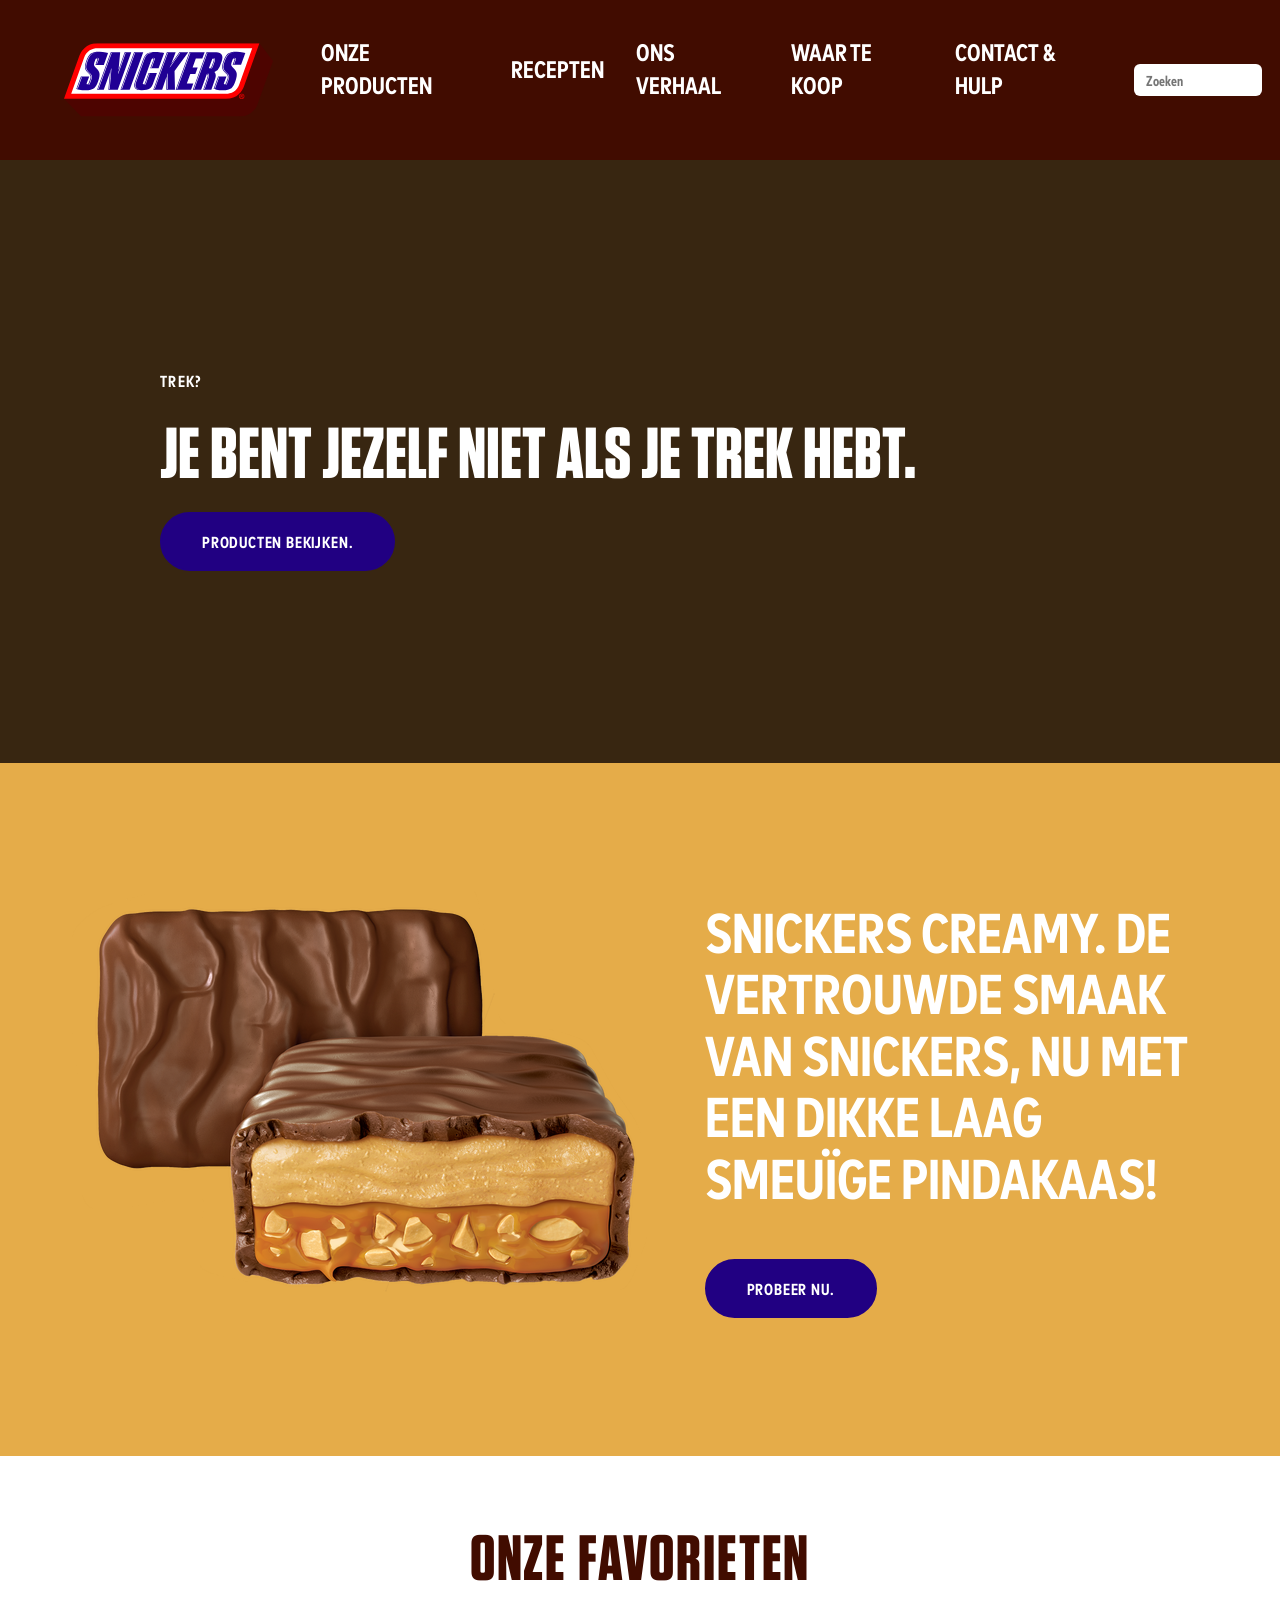
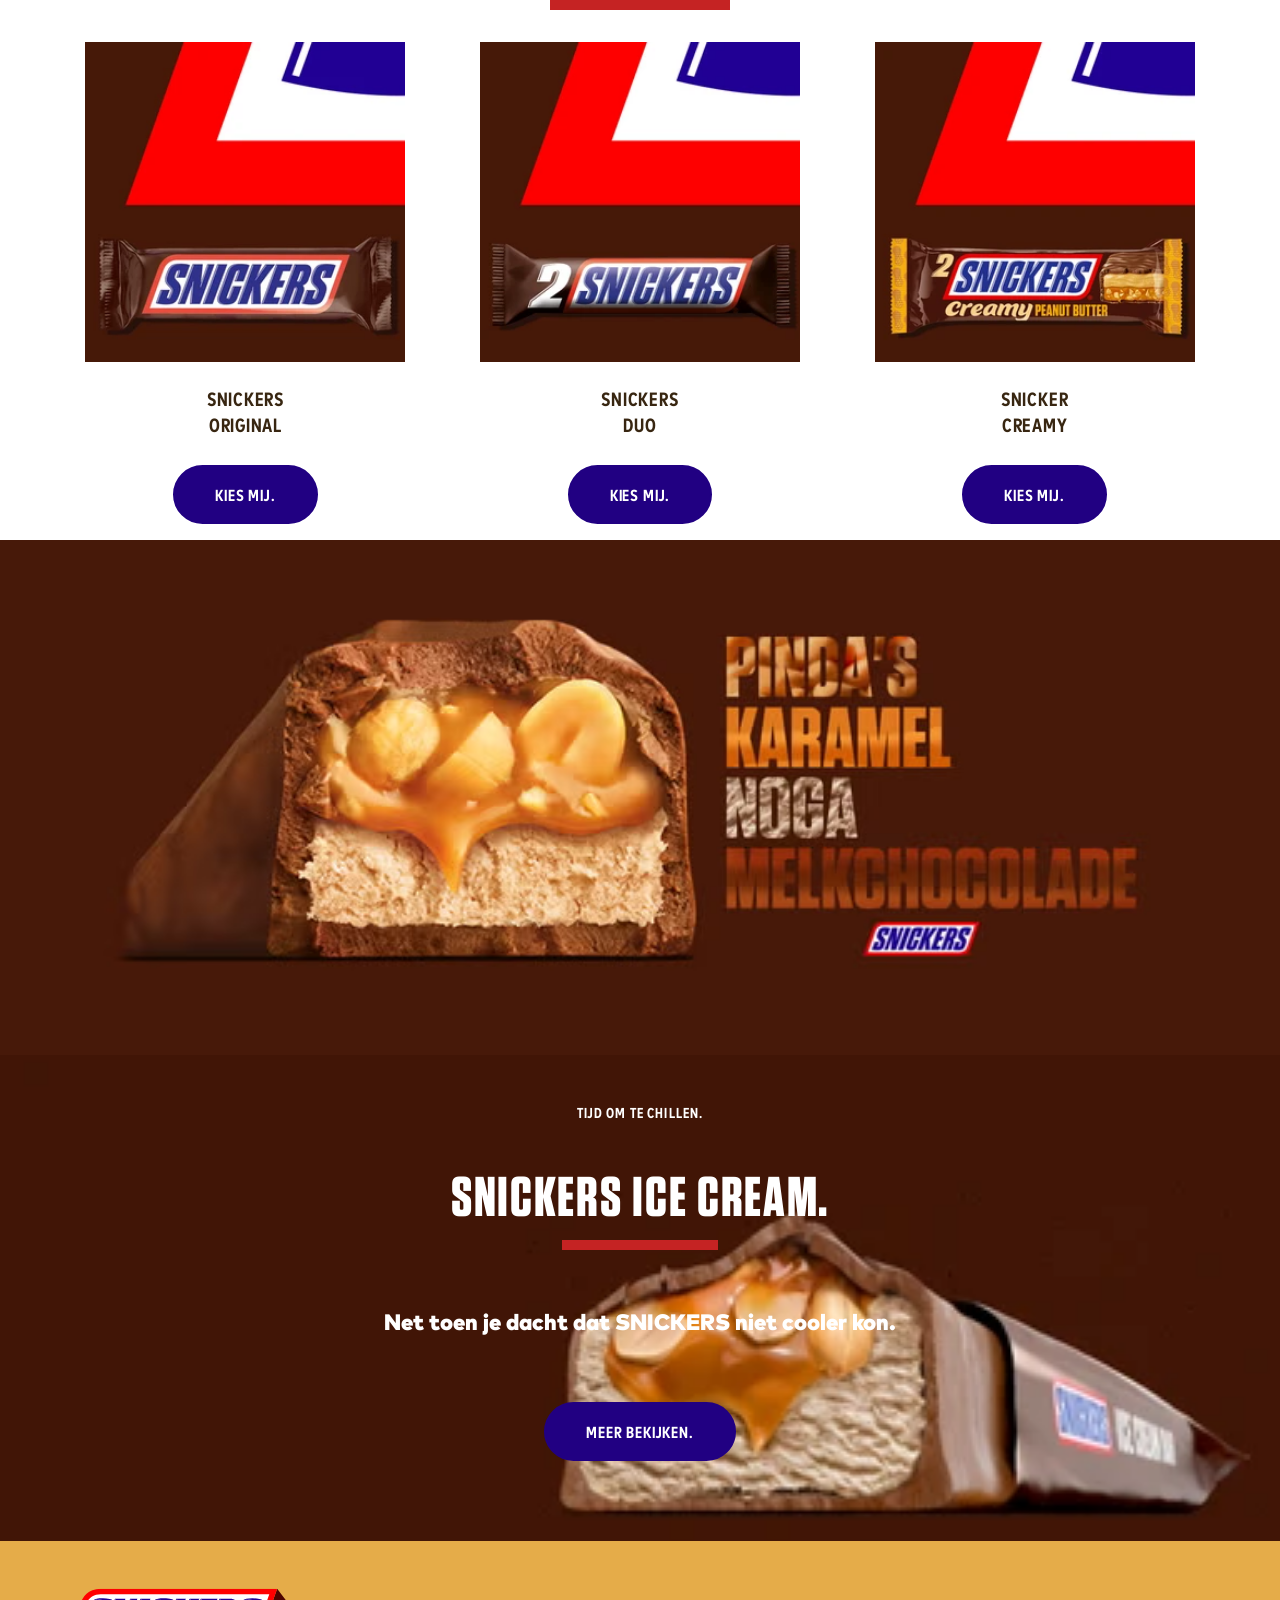
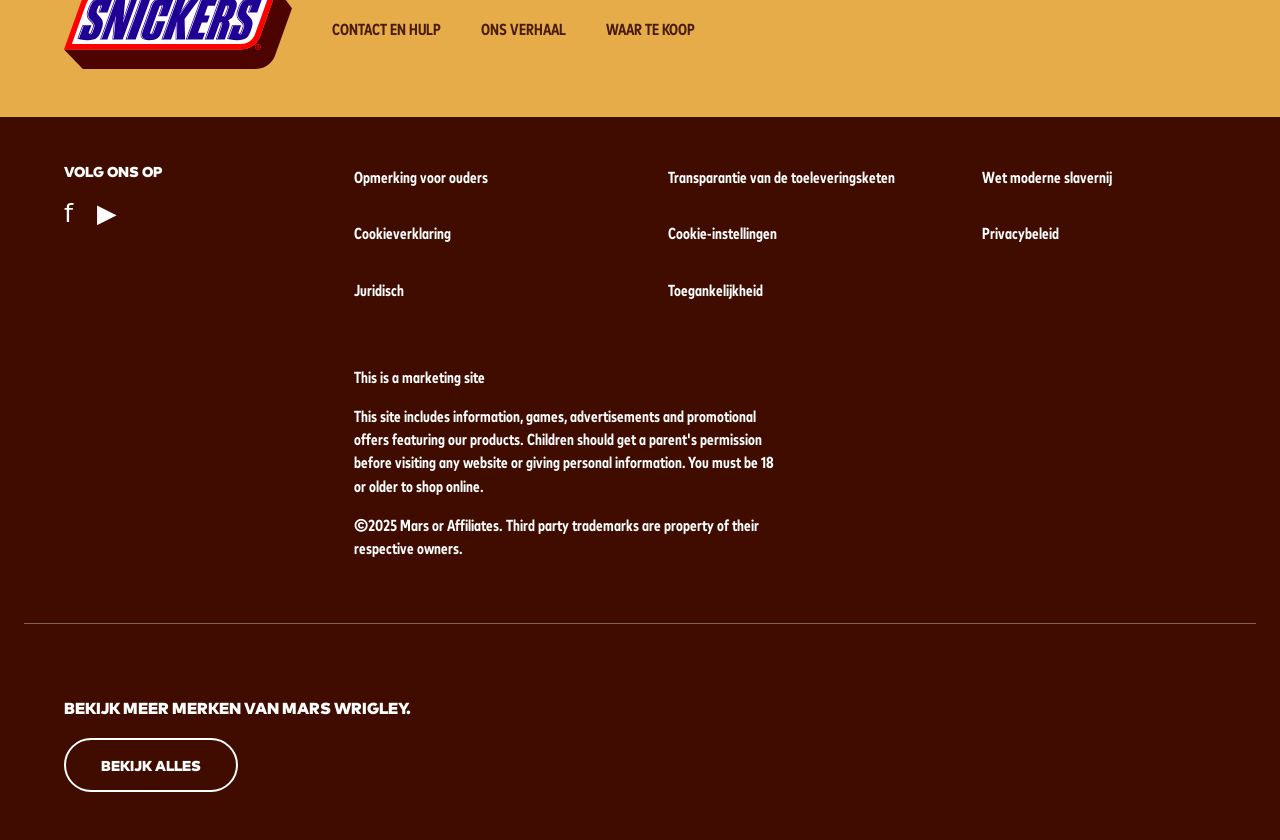
<file: index.html>
<!DOCTYPE html>
<html lang="nl">

<head>
	<meta charset="UTF-8">
	<meta name="author" content="Daniel Post">
	<meta name="viewport" content="width=device-width, initial-scale=1">

	<title>DP Snickers</title>

	<link href="styles/algemeen.css" rel="stylesheet">
	<link href="styles/home.css" rel="stylesheet">

	<link rel="icon" type="image/svg+xml" href="images/SNK_3D_LOGO.svg">
</head>

<body>
	<header>

		<img src="images/SNK_3D_LOGO.svg" alt="Snickers 3D logo">

		<button><img src="images/white-hamburger-menu-icon-24.jpg" alt="" />Menu</button>

		<nav>
			<!-- <button aria-hidden="true"><img src="https://assets.codepen.io/274456/ui-icon-cross.svg" alt="Hamburger menu sluit icoon" /></button> -->
			<ul>
				<li><a href="#">Onze producten</a></li>

				<li><a href="#">Recepten</a></li>

				<li><a href="ons-verhaal.html">Ons verhaal</a></li>

				<li><a href="#">Waar te koop</a></li>

				<li><a href="#">Contact & Hulp</a></li>

				<label>
					<input type="search" placeholder="Zoeken" />
				</label>



			</ul>
		</nav>
	</header>



	<main>

		<h1>Snickers officiële website</h1>
		<!-- Hero -->
		<section>
			<video src="videos/hero-video-snickers.mov" autoplay muted loop playsinline></video>
			<p>TREK?</p>
			<h2>Je bent jezelf niet als je trek hebt.</h2>
			<a href="#" class="btn">Producten bekijken.</a>
		</section>

		<!-- Sectie 2 -->
		<section>
			<h2>SNICKERS CREAMY. DE VERTROUWDE SMAAK VAN SNICKERS, NU MET EEN DIKKE LAAG SMEUÏGE PINDAKAAS!</h2>
			<img src="images/sectie-2.webp" alt="Snickers creamie reep">
			<a href="#" class="btn">Probeer nu.</a>
		</section>

		<!-- Favorieten -->
		<section>
			<h2>Onze favorieten</h2>
			<ul>
				<li>
					<article>
						<h3>SNICKERS ORIGINAL</h3>
						<img src="images/1-snickers.webp" alt="Snickers Original reep">
						<button class="btn">Kies mij.</button>
					</article>
				</li>

				<li>
					<article>
						<h3>Snickers duo</h3>
						<img src="images/2-snickers.webp" alt="Dubbele snickers original reep">
						<button class="btn">Kies mij.</button>
					</article>
				</li>

				<li>
					<article>
						<h3>Snicker creamy</h3>
						<img src="images/snickers-creamie.webp" alt="Snickers creamie reep">
						<button class="btn">Kies mij.</button>
					</article>
				</li>
			</ul>
		</section>



		<!-- Open snicker -->
		<section>
			<picture>
				<!-- Desktop / breed scherm -->
				<source srcset="images/SN_NL_snickers_ingredients-2.avif" media="(min-width: 40em)">
				<img src="images/SN_NL_snickers_ingredients_1500x1810.avif" alt="Snickers ingrediënten afbeelding">
			</picture>

		</section>



		<!-- Ice cream -->
		<section>
			<p>Tijd om te chillen.</p>
			<h2>Snickers ice cream.</h2>
			<p>Net toen je dacht dat SNICKERS niet cooler kon.</p>
			<button class="btn">Meer bekijken.</button>
		</section>
	</main>


	<footer> <!-- Yellow section -->
		<section>
			<img src="images/SNK_3D_LOGO.svg" alt="Snickers logo">

			<ul>
				<li><a href="#">Contact en hulp</a></li>
				<li><a href="#">Ons verhaal</a></li>
				<li><a href="#">Waar te koop</a></li>
			</ul>
		</section>

		<section>
			<h2>Volg ons op</h2>
			<nav aria-label="Social media">
				<ul>
					<li><a href="#" aria-label="Facebook">f</a></li>
					<li><a href="#" aria-label="YouTube">▶</a></li>
				</ul>
			</nav>
		</section>

		<hr>

		<section>
			<ul>
				<li><a href="#">Opmerking voor ouders</a></li>
				<li><a href="#">Transparantie van de toeleveringsketen</a></li>
				<li><a href="#">Wet moderne slavernij</a></li>

				<li><a href="#">Cookieverklaring</a></li>
				<li><a href="#">Cookie-instellingen</a></li>
				<li><a href="#">Privacybeleid</a></li>

				<li><a href="#">Juridisch</a></li>
				<li><a href="#">Toegankelijkheid</a></li>
			</ul>
		</section>


		<section>
			<p>This is a marketing site</p>
			<p>
				This site includes information, games, advertisements and promotional
				offers featuring our products. Children should get a parent's permission
				before visiting any website or giving personal information. You must be
				18 or older to shop online.
			</p>
			<p>
				©2025 Mars or Affiliates. Third party trademarks are property of their
				respective owners.
			</p>
		</section>

		<hr>

		<!-- ONDERSTE CTA -->
		<section>
			<p>Bekijk meer merken van Mars Wrigley.</p>
			<a href="#">Bekijk alles</a>
		</section>
	</footer>





	<script defer src="scripts/script.js"></script>



</body>

</html>
</file>
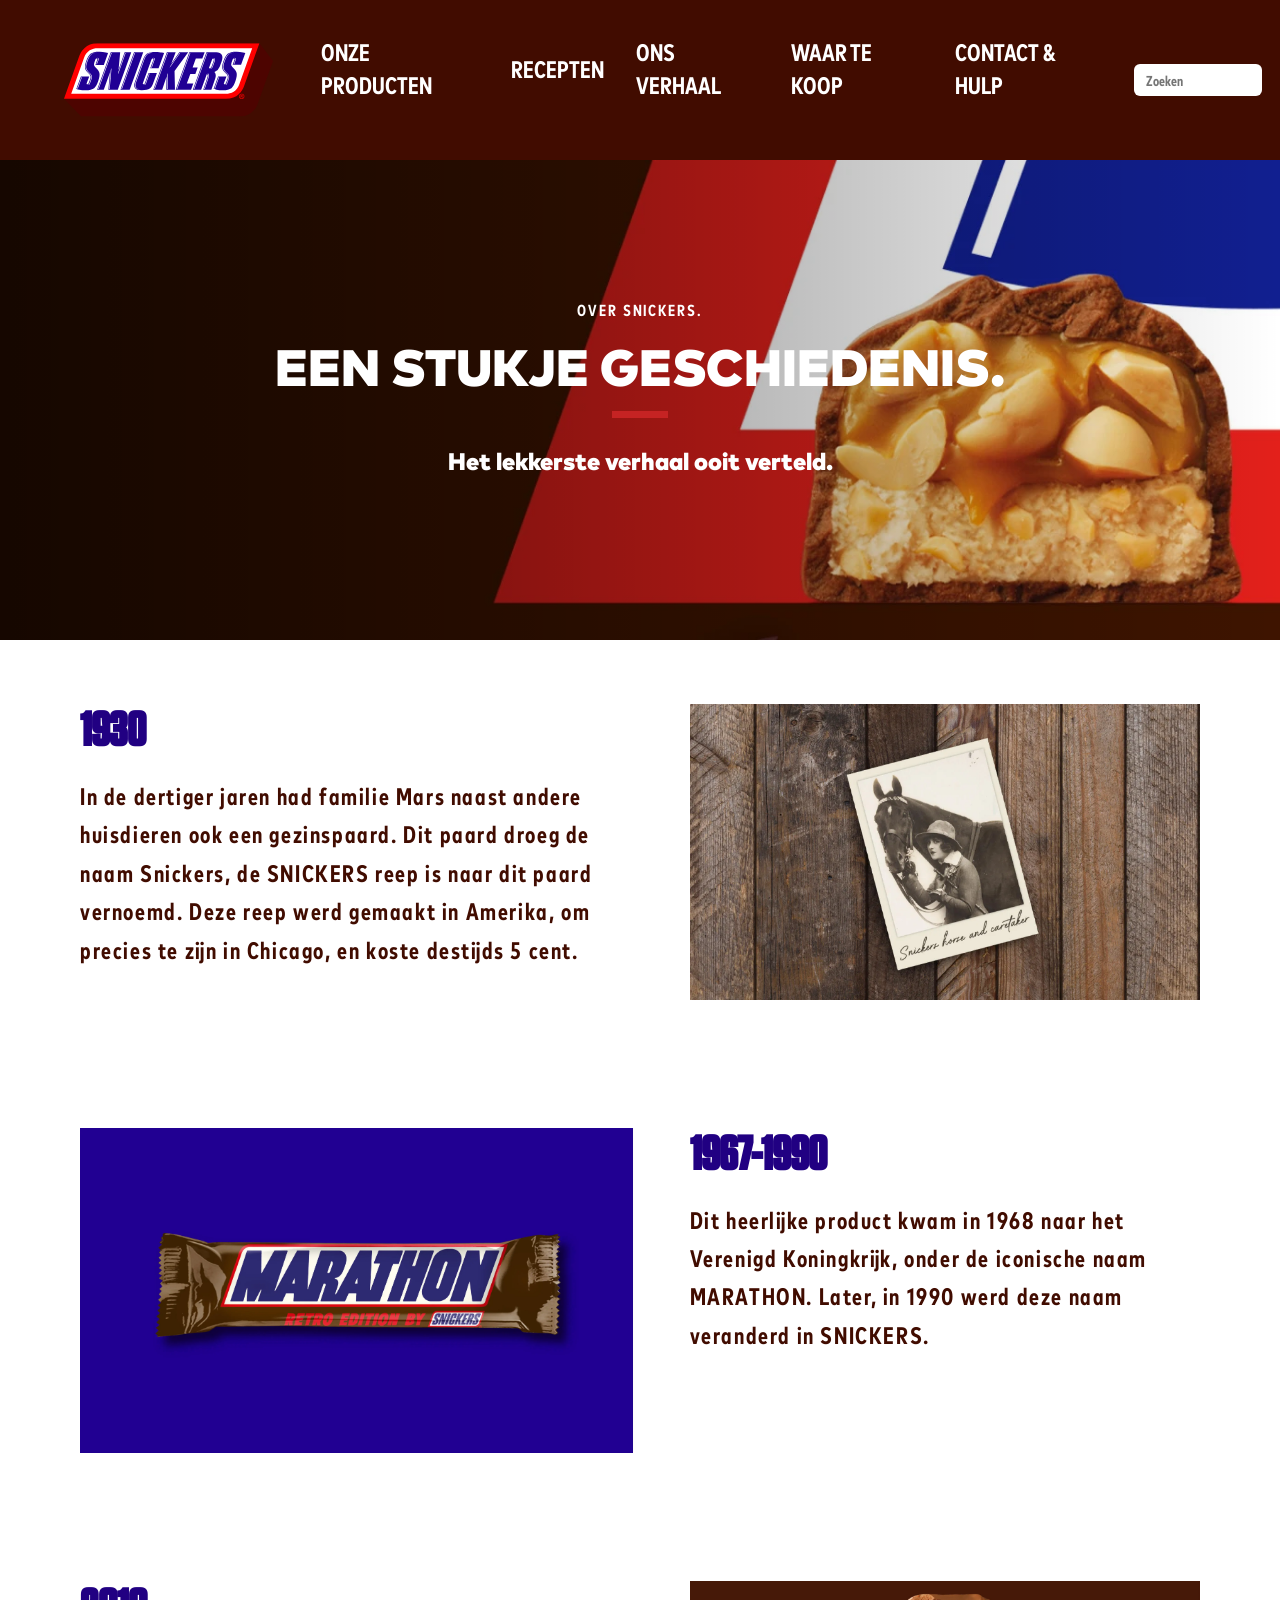
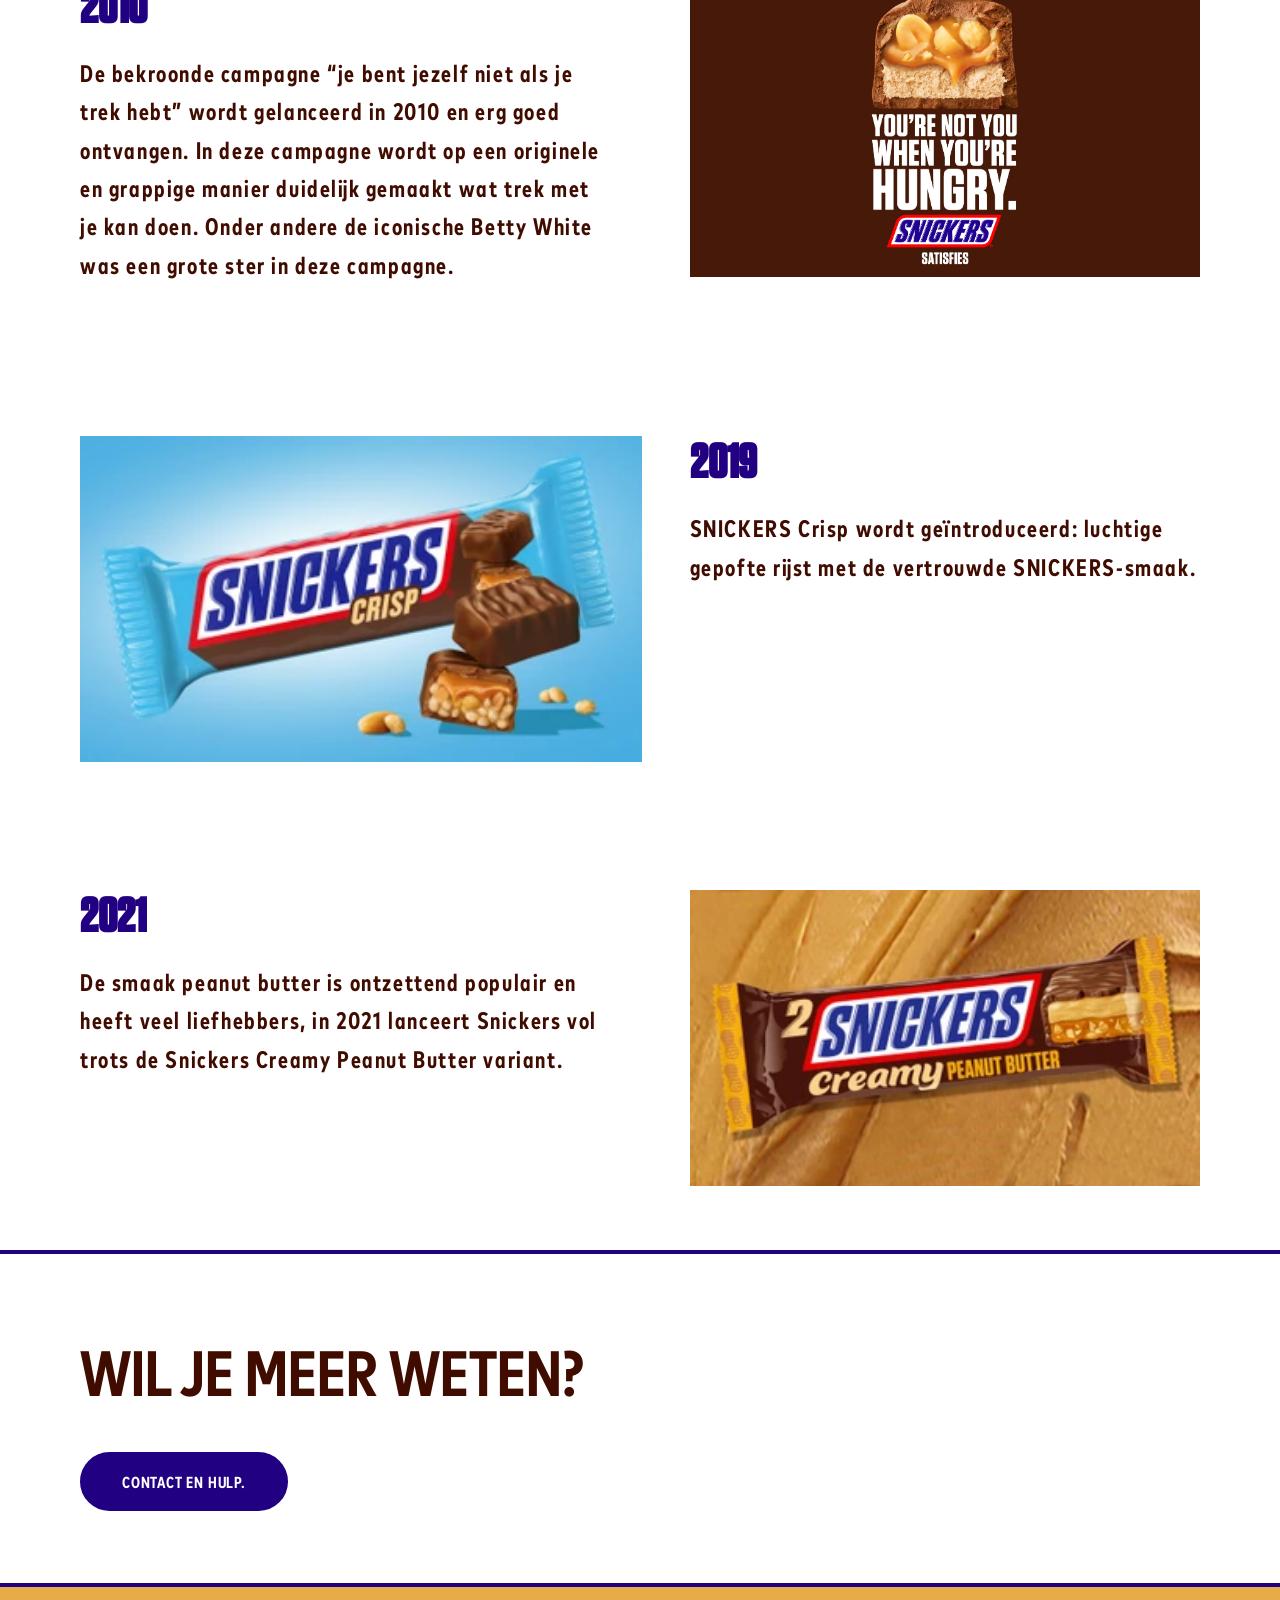
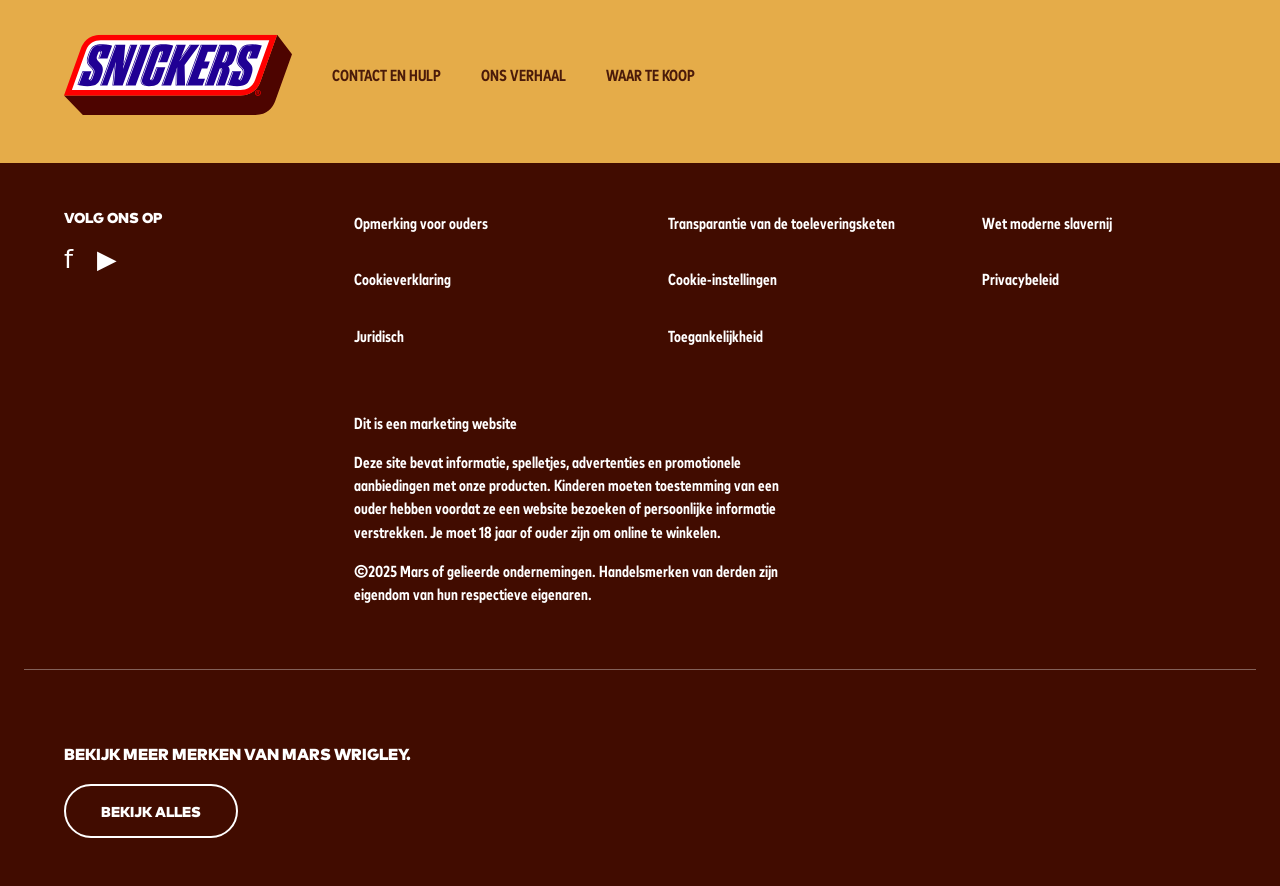
<file: ons-verhaal.html>
<!DOCTYPE html>
<html lang="nl">

<head>
    <meta charset="UTF-8">
    <meta name="author" content="Daniel Post">
    <meta name="viewport" content="width=device-width, initial-scale=1">

    <title>Ons verhaal DP</title>

    <link href="styles/algemeen.css" rel="stylesheet">
    <link href="styles/ons-verhaal.css" rel="stylesheet">

    <link rel="icon" type="image/svg+xml" href="images/SNK_3D_LOGO.svg">
</head>


<body>
    <header>

        <img src="images/SNK_3D_LOGO.svg" alt="Snickers 3D logo">

        <button><img src="images/white-hamburger-menu-icon-24.jpg" alt="" />Menu</button>

        <nav>
            <!-- <button aria-hidden="true"><img src="https://assets.codepen.io/274456/ui-icon-cross.svg" alt="Hamburger menu sluit icoon" /></button> -->
            <ul>
                <li><a href="#">Onze producten</a></li>

                <li><a href="#">Recepten</a></li>

                <li><a href="ons-verhaal.html">Ons verhaal</a></li>

                <li><a href="#">Waar te koop</a></li>

                <li><a href="#">Contact & Hulp</a></li>

                <label>
                    <input type="search" placeholder="Zoeken" />
                </label>
            </ul>
        </nav>
    </header>


    <a href="#main">Ga direct naar de inhoud</a>

    <main id="main">

        <nav aria-label="Breadcrumb">
            <a href="index.html">Home /</a> <span>Ons verhaal</span>
        </nav>

        <!-- HERO “OVER SNICKERS” -->
        <section>
            <!-- Achtergrondafbeelding kun je met CSS doen op deze section -->
            <p>Over SNICKERS.</p>
            <h1>Een stukje geschiedenis.</h1>
            <p>Het lekkerste verhaal ooit verteld.</p>
        </section>

        <!-- 1930 -->
        <section>
            <figure>
                <img src="images/ons-verhaal-1930.webp" alt="Oude foto uit de jaren dertig">
            </figure>

            <article>
                <h2>1930</h2>
                <p>In de dertiger jaren had familie Mars naast andere huisdieren ook een gezinspaard. Dit paard droeg de
                    naam Snickers,
                    de SNICKERS reep is naar dit paard vernoemd. Deze reep werd gemaakt in Amerika, om precies te zijn
                    in Chicago,
                    en koste destijds 5 cent.</p>
            </article>
        </section>

        <!-- 1967–1990 / MARATHON -->
        <section>
            <figure>
                <img src="images/ons-verhaal-1967-1990.webp" alt="Verpakking van Marathon, de oude naam van Snickers">
            </figure>

            <article>
                <h2>1967-1990</h2>
                <p>Dit heerlijke product kwam in 1968 naar het Verenigd Koningkrijk,
                    onder de iconische naam MARATHON. Later, in 1990 werd deze naam
                    veranderd in SNICKERS.</p>
            </article>
        </section>

        <!-- 2010 -->
        <section>
            <article>
                <h2>2010</h2>
                <p>De bekroonde campagne “je bent jezelf niet als je trek hebt” wordt gelanceerd in 2010 en
                    erg goed ontvangen. In deze campagne wordt op een originele en grappige manier
                    duidelijk gemaakt wat trek met je kan doen. Onder andere de iconische Betty White
                    was een grote ster in deze campagne. </p>
            </article>

            <figure>
                <img src="images/ons-verhaal-2010.webp" alt="Campagnebeeld van Snickers uit 2010">
            </figure>
        </section>

        <!-- 2019 -->
        <section>
            <article>
                <h2>2019</h2>
                <p>
                    SNICKERS Crisp wordt geïntroduceerd: luchtige gepofte rijst met de
                    vertrouwde SNICKERS-smaak.
                </p>
            </article>

            <figure>
                <img src="images/ons-verhaal-2019.webp" alt="Verpakking van Snickers Crisp">
            </figure>
        </section>

        <!-- 2021 -->
        <section>
            <article>
                <h2>2021</h2>
                <p>
                    De smaak peanut butter is ontzettend populair en heeft veel liefhebbers,
                    in 2021 lanceert Snickers vol trots de Snickers Creamy Peanut Butter variant.
                </p>
            </article>

            <figure>
                <img src="images/ons-verhaal-2021.webp" alt="Snickers Creamy Peanut Butter reep">
            </figure>
        </section>

        <!-- “WIL JE MEER WETEN?” CTA -->
        <section>
            <h2>Wil je meer weten?</h2>
            <a href="#" class="btn">Contact en hulp.</a>
        </section>

    </main>

    <!-- GELE SECTIE BOVEN FOOTER (zelfde als home) -->
    <footer> <!-- Yellow section -->
        <section>
            <img src="images/SNK_3D_LOGO.svg" alt="Snickers logo">

            <ul>
                <li><a href="#">Contact en hulp</a></li>
                <li><a href="#">Ons verhaal</a></li>
                <li><a href="#">Waar te koop</a></li>
            </ul>
        </section>

        <section>
            <h2>Volg ons op</h2>
            <nav aria-label="Social media">
                <ul>
                    <li><a href="#" aria-label="Facebook">f</a></li>
                    <li><a href="#" aria-label="YouTube">▶</a></li>
                </ul>
            </nav>
        </section>

        <hr>

        <section>
            <ul>
                <li><a href="#">Opmerking voor ouders</a></li>
                <li><a href="#">Transparantie van de toeleveringsketen</a></li>
                <li><a href="#">Wet moderne slavernij</a></li>

                <li><a href="#">Cookieverklaring</a></li>
                <li><a href="#">Cookie-instellingen</a></li>
                <li><a href="#">Privacybeleid</a></li>

                <li><a href="#">Juridisch</a></li>
                <li><a href="#">Toegankelijkheid</a></li>
            </ul>
        </section>


        <section>
            <p>Dit is een marketing website</p>
            <p>
                Deze site bevat informatie, spelletjes, advertenties en promotionele
                aanbiedingen met onze producten. Kinderen moeten toestemming van een ouder hebben
                voordat ze een website bezoeken of persoonlijke informatie verstrekken. Je moet
                18 jaar of ouder zijn om online te winkelen.
            </p>
            <p>
                ©2025 Mars of gelieerde ondernemingen. Handelsmerken van derden zijn eigendom van hun
                respectieve eigenaren.
            </p>
        </section>

        <hr>

        <!-- ONDERSTE CTA -->
        <section>
            <p>Bekijk meer merken van Mars Wrigley.</p>
            <a href="#">Bekijk alles</a>
        </section>
    </footer>

    <script defer src="scripts/script.js"></script>


</body>
</file>
<file: styles/algemeen.css>
/**************/
/* CSS REMEDY */
/**************/
*,
*::after,
*::before {
    box-sizing: border-box;
}

/**************/
/* ROOT & FONTS */
/**************/
:root {

    /* Snickers kleuren */
    --snickers-bruin: #410C00;
    --snickers-blauw: #210082;
    --snickers-geel: #d9ac55;

    /* Button variabelen */
    --btn-bg: #210082;
    --btn-color: #ffffff;
    --btn-border-color: #210082;
    --btn-radius: 100rem;
    --btn-padding-y: 1rem;
    --btn-padding-x: 2.5rem;
    --btn-font-family: "Snickers 2";
    --btn-font-size: 1rem;
    --btn-font-weight: 300;
    --btn-letter-spacing: 0.05em;
    --btn-hover-bg: #ffffff;
    --btn-hover-color: #210082;

    /* Thema (light/dark) */
    --page-bg: #ffffff;
    --page-text: var(--snickers-bruin);

    color-scheme: light dark;
}


.btn {
    display: inline-block;
    padding: var(--btn-padding-y) var(--btn-padding-x);
    background-color: var(--btn-bg);
    color: var(--btn-color);
    border-radius: var(--btn-radius);
    border: 0.15rem solid var(--btn-border-color);

    font-family: var(--btn-font-family);
    font-size: var(--btn-font-size);
    font-weight: var(--btn-font-weight);
    letter-spacing: var(--btn-letter-spacing);
    text-transform: uppercase;

    text-decoration: none;
    /* zodat <a> ook een nette knop is */
    cursor: pointer;
    transition: background-color 0.3s ease, color 0.3s ease;
}

.btn:hover {
    background-color: var(--btn-hover-bg);
    color: var(--btn-hover-color);
    /* wisselt kleuren om voor een "reversed" hover effect */
}

.btn:focus-visible {
    outline: 3px solid var(--btn-hover-color);
    outline-offset: 4px;
}




/**************/
/* FONTS */
/**************/


@font-face {
    font-family: "Snickers";
    src: url(../fonts/FFMarkPaneuropeanBlack_normal_normal.woff);
}

@font-face {
    font-family: "Snickers 2";
    src: url(../fonts/FFMarkPaneuropeanCondensedBold_normal_condensed.woff);
}

@font-face {
    font-family: "Snickers 3";
    src: url(../fonts/Tungsten-Bold.woff);
}

/**************/
/* BASE */
/**************/


body {
    margin: 0;
    padding: 0;
    font-family: system-ui, sans-serif;
    background-color: var(--page-bg);
    color: var(--page-text);
}

body > a:first-of-type {
  position: absolute;
  top: -40rem;
  left: 1rem;
  padding: 0.75rem 1.25rem;
  background-color: #210082;
  color: #ffffff;
  font-family: system-ui, sans-serif;
  border-radius: 0.5rem;
  text-decoration: none;
  z-index: 9999;
}

body > a:first-of-type:focus {
  top: 1rem;
}


main > h1 {
  position: absolute;
  width: 1px;
  height: 1px;
  padding: 0;
  margin: -1px;
  overflow: hidden;
  clip: rect(0, 0, 0, 0);
  white-space: nowrap;
  border: 0;
}




footer a:link,
footer a:visited {
    color: inherit;
      /* voorkomt paars/standaard visited kleur, maar het neemt kleur van parent over */
}




/**************/
/* HEADER & NAV – MOBIEL */
/**************/


/* 
Bron: MDN Web Docs & CSS-Tricks
Gebruik van <header>, <nav> en Flexbox voor toegankelijke navigatie
https://developer.mozilla.org/en-US/docs/Web/HTML/Element/nav
https://css-tricks.com/snippets/css/a-guide-to-flexbox/
*/

header {
    display: flex; /* logo + menu button naast elkaar */
    align-items: center;
    justify-content: space-between;
    height: 5em;
    padding-inline: 1.1em;
    background-color: #410C00; /* Snickers-bruin */
    top: 0;
    z-index: 10; /* blijft boven content */
}

header>img {
    height: 2.6rem;
    width: auto;
    position: relative;
    z-index: 35;
}

header>button {
    order: 3;
    background: none;
    border: none;
    position: relative;
    z-index: 30;

    display: flex;
    align-items: center;
    color: #d9ac55;
    font-family: "Snickers 2";
    text-transform: uppercase;
    font-size: 1.1em;

}



header>button img {
    width: 3rem;
    height: auto;
    border: none;
    height: auto;
    display: block;
}


header nav {
    position: fixed;  /* nav vult hele pagina in mobiel */
    inset: 0;
    translate: -100% 0; /* Buiten beeld */
    z-index: 20;
}

header nav.is-open {
    translate: 0 0;
    background-color: #410C00;
    transition: .4s ease;
}



header nav ul {
    margin: 2em;
    padding-top: 5em;
    padding-left: .4em;
    list-style: none;
    color: white;

}

header nav ul li {
    margin-bottom: 24px;
}

header nav ul a {
    text-decoration: none;
    text-transform: uppercase;
    font-size: 1.5em;
    font-weight: 700;
    color: white;
    font-family: "Snickers 2";
}

/* Zoeklabel */

/*
Bron: MDN Web Docs
Search input en label gebruikt i.v.m. toegankelijkheid
https://developer.mozilla.org/en-US/docs/Web/HTML/Element/input/search
*/


header nav label {
    display: flex;
    align-items: center;
    gap: 0.5rem;
    font-family: "Snickers 2";
    font-size: 0.9rem;
    color: white;
}

/* Zoekveld zelf */
header nav input[type="search"] {
    background: #ffffff;
    border: none;
    padding: 0.35rem 0.75rem;
    border-radius: 0.25rem;
    font-size: 0.9rem;
    width: 8rem;
    transition: all 0.25s ease;
}

/* Focus-effect zoals Snickers */
header nav input[type="search"]:focus {
    outline: none;
    width: 12rem; /* zoekveld groeit bij focus */
    box-shadow: 0 0 0 2px #ffffff;
}








/* Footer */

/*
Bron: MDN Web Docs – CSS Grid Layout
CSS Grid gebruikt voor meerkoloms footer op desktop
https://developer.mozilla.org/en-US/docs/Web/CSS/CSS_Grid_Layout
*/

footer>section:first-of-type {
    background-color: #E5AC49;
    padding-top: 3em;
    padding-left: 20px;
    padding-right: 20px;
    padding-bottom: 25px;
    display: flex;
    flex-direction: column; /* mobiel: alles onder elkaar */
    align-items: flex-start;
    gap: 2rem;

}

footer>section:first-of-type img {
    width: 5.5rem;
    height: auto;
}

footer>section:first-of-type ul {
    margin: 0;
    padding: 0;
    list-style: none;

    display: flex;
    flex-wrap: wrap;
}

footer>section:first-of-type li {
    flex-basis: 50%;
    margin-bottom: 1.5rem;
}

footer>section:first-of-type a {
    text-decoration: none;
    color: #4b1b0a;
    font-family: "Snickers 2";
    text-transform: uppercase;
    font-size: 1em;
}

footer>section:first-of-type a:hover {
    text-decoration: underline;
}







/* Bruine gedeelte footer */

footer {
    background-color: #410c00;
    color: #fff;
    padding: 0;
    /* we doen dit per section */
}

footer section:nth-of-type(2) {
    padding: 2rem 1.5rem;
}

footer section:nth-of-type(2) h2 {
    font-family: "Snickers";
    font-size: 0.9rem;
    text-transform: uppercase;
    margin-bottom: 1rem;
}

footer section:nth-of-type(2) nav ul {
    list-style: none;
    display: flex;
    gap: 1.5rem;
    margin: 0;
    padding: 0;
}

footer section:nth-of-type(2) nav a {
    color: white;
    font-size: 1.6rem;
    /* vervang dit later door icons */
    text-decoration: none;
}



footer>hr {
    border: none;
    border-top: 1px solid rgba(255, 255, 255, 0.35);
    margin: 1.5rem 1.5rem;
}

footer section:nth-of-type(3) {
    padding-left: 1.5rem;
    padding-right: 1.5rem;
}

footer section:nth-of-type(3) ul {
    list-style: none;
    padding: 0;
    margin: 0;

    display: grid;
    grid-template-columns: repeat(2, minmax(0, 1fr));
    /* 2 kolommen */
    column-gap: 2rem;
    row-gap: 1rem;
}

footer section:nth-of-type(3) li {
    margin: 0;
    /* spacing komt uit row-gap */
}

footer section:nth-of-type(3) a {
    display: block;
    /* zodat je verticale ruimte goed werkt */
    color: #fff;
    text-decoration: none;
    font-family: "Snickers 2";
    font-size: 1rem;
}

footer section:nth-of-type(3) a:hover {
    text-decoration: underline;
}

/* Disclaimer */

footer section:nth-of-type(4) {
    padding: 1.5rem;
    font-size: 0.75rem;
    font-family: "Snickers 2";
    line-height: 1.45;
}

footer section:nth-of-type(4) p {
    margin: 0 0 1rem;
}

/* Lijn onderste CTA */

footer section:nth-of-type(4)+hr {
    border: none;
    border-top: 1px solid rgba(255, 255, 255, 0.35);
    margin: 1.5rem 1.5rem;
}


/* CTA blok */

footer section:nth-of-type(5) {
    padding: 2rem 1.5rem 3rem;
}

footer section:nth-of-type(5) p {
    font-family: "Snickers";
    text-transform: uppercase;
    font-size: 1rem;
    margin-bottom: 1.2rem;
}

footer section:nth-of-type(5) a {
    display: inline-flex;
    align-items: center;
    justify-content: center;
    padding: 0.9rem 2.2rem;
    border-radius: 999px;
    border: 2px solid #fff;
    color: #fff;
    text-decoration: none;
    font-family: "Snickers";
    text-transform: uppercase;
    font-size: 0.9rem;
}

footer section:nth-of-type(5) a:hover {
    background-color: white;
    color: #410c00;
}














/**************/
/* DESKTOP CSS NAV(>= 40em) */
/**************/


/*
Bron: MDN Web Docs & Google Developers
Mobile-first aanpak met min-width media queries
https://developer.mozilla.org/en-US/docs/Web/CSS/Media_Queries
https://developers.google.com/web/fundamentals/design-and-ux/responsive
*/


@media (min-width: 40em) {

    /* Header desktop */

    header {
        padding-left: 4em;
        height: 7em;
    }

    header>img {
        height: 3.5rem;
        width: auto;
    }

    header>button {
        padding-right: 5em;
    }


    footer>section:first-of-type {
        display: flex;
        flex-direction: row;
        align-items: center;
        justify-content: start;
        padding: 2.5rem 4rem;
        gap: 2.5rem;
    }

    footer>section:first-of-type img {
        width: 5.5rem;
    }

    footer>section:first-of-type ul {
        display: flex;
        flex-wrap: nowrap;
        gap: 2.5rem;
        margin: 0;
        padding: 0;
    }

    footer>section:first-of-type li {
        flex-basis: auto;
        margin-bottom: 0;
    }

    footer section:nth-of-type(3) ul {
        grid-template-columns: repeat(3, minmax(0, 1fr));
        /* 3 kolommen */
        column-gap: 3rem;
        row-gap: 1.2rem;
    }



}











@media (min-width: 64em) {


    header {
        align-items: center;
        background-color: #410C00;
        column-gap: 3rem;
        display: flex;
        height: 10rem;
        justify-content: flex-start;
        padding-left: 4em;
    }

    /* nav zelf: container voor de ul */
    header nav {
        display: flex;
        align-items: center;
        background: none;
        padding-left: 0;
        padding-top: 0;
        position: static;
        translate: 0 0;
    }

    /* ul: alle li's + label met search in één rij */
    header nav ul {
        display: flex;
        align-items: center;
        gap: 2em;
        list-style: none;
        margin: 0;
        padding: 0;
    }

    header nav a {
        color: white;
        font-family: "Snickers 2";
        font-size: 1rem;
        font-weight: 400;
        text-decoration: none;
        text-transform: uppercase;
    }

    /* hamburger-knop weg op desktop */
    header > button {
        display: none;
    }

    /* logo-hoogte */
    header > img {
        height: 5.5rem;
        width: auto;
    }

   
    header nav label {
        display: flex;
        align-items: center;
    }

    /* search op zelfde baseline/hoogte als de links */
    header nav input[type="search"] {
        border-radius: 6px;
        border: none;
        font-family: "Snickers 2";
        font-size: 0.9rem;
        height: 2rem;
        line-height: 2rem;
        padding: 0 0.75rem;
        margin: 0;
    }

    footer>section:first-of-type img {
        height: 6em;
        width: auto;
    }


    /* Footer krijgt 4 kolommen, maar gele balk + onderstukken
     spannen over alle 4 kolommen heen */
    footer {
        column-gap: 2.5rem;
        display: grid;
        grid-auto-rows: auto;
        grid-template-columns: repeat(4, minmax(0, 1fr));

    }

    /* GELE BALK: altijd full-width */
    footer>section:first-of-type {
        grid-column: 1 / -1;

    }

    /* VOLG ONS OP: kolom 1 */
    footer>section:nth-of-type(2) {
        grid-column: 1 / 2;
        padding-left: 4em;
    }

    /* LINKJES: kolommen 2 t/m 4 */
    footer>section:nth-of-type(3) {
        grid-column: 2 / 5;
    }

    footer section:nth-of-type(3) li {

        margin-bottom: 1rem;
        /* grotere spacing op desktop */
    }

    /*  UL verdelen over 3 kolommen */
    footer>section:nth-of-type(3) ul {
        /* 3 kolommen links */
        column-gap: 2.5rem;
        display: grid;
        grid-template-columns: repeat(3, minmax(0, 1fr));
        padding-top: 3em;
        row-gap: 1.1rem;
    }

    /* Disclaimer + CTA + hr: weer full-width */
    footer>section:nth-of-type(4) {

        font-family: "Snickers 2";
        font-size: 1em;
        font-weight: 10;
        grid-column: 2 / 5;
        margin-top: 1.5rem;
        max-width: 60ch;
    }


    /* CTA full-width */
    footer>section:nth-of-type(5),
    footer>hr:last-of-type {
        grid-column: 1 / -1;
    }

    footer>hr:first-of-type {
        display: none;
    }

    footer>section:last-of-type {
        padding-left: 4em;
    }

}


/*
Bron: MDN Web Docs
Dark mode met prefers-color-scheme en CSS-variabelen
https://developer.mozilla.org/en-US/docs/Web/CSS/@media/prefers-color-scheme
*/

@media (prefers-color-scheme: dark) {
    :root {
        --page-bg: #D3D3D3;
        --page-text: #f2f2f2;
    }

    /* Donkerdere bruine footer-achtergrond */
    footer {
        background-color: #2b140c;
        color: #f2f2f2;
    }

    /* Gele balk in de footer iets donkerder maken in dark mode */
    footer>section:first-of-type {
        background-color: #b8913a;
    }
}
</file>
<file: styles/home.css>
/* Hero – Sectie 1 */


/*
Bron: MDN Web Docs
Gebruik van position:absolute en object-fit voor video backgrounds
https://developer.mozilla.org/en-US/docs/Web/CSS/object-fit
*/

/*
Bron: CSS-Tricks
Flexbox gebruikt voor verticale uitlijning van hero-content
https://css-tricks.com/snippets/css/a-guide-to-flexbox/
*/


main > section:first-of-type {
  align-items: flex-start;
  background-color: #382611;   /* fallback als video niet laadt */
  display: flex;
  flex-direction: column;
  gap: 1.5rem;                 
  justify-content: center; 
  min-height: 67vh;
  overflow: hidden;
  padding: 5rem 1rem 4rem;   
  position: relative;
}




section:first-of-type p:first-of-type {
  color: #fff;
  font-family: "Snickers 2";
  font-size: 1rem;
  letter-spacing: .08em;
  margin: 0;
  text-transform: uppercase;
  z-index: 2;

}

section:first-of-type h2{


  color: #fff;
  cursor: pointer;
  font-family: "Snickers 3";
  font-size: 10em;
  font-size: 2.4rem; 
  font-weight: 20;
  margin: 0;
  text-transform: uppercase;
  z-index: 2;

}

section:first-of-type a {
width: fit-content;
z-index: 2;

}



main > section:first-of-type > video {
  height: 100%;
  inset: 0;
  object-fit: cover;
  object-position: 50% 45%;  
  position: absolute;
  width: 100%;
  z-index: 1;
}






/* Sectie 2 – Doorsnede Snickers */

main > section:nth-of-type(2) {
  background-color: #E5AC49;
  display: flex;
  flex-direction: column;
  padding-block: 5rem;
  padding-inline: 1.25em;
}

main > section:nth-of-type(2) img {
  height: auto;
  margin: 0 auto 2rem auto;
  max-width: 16rem;
  order: 1;
  width: 100%;
}

main > section:nth-of-type(2) h2 {
  color: white;
  font-family: "Snickers 2";
  font-size: 2em;
  font-weight: 800;
  line-height: 1.1;
  margin: 0 0 2rem 0;
  max-width: 22ch;
  order: 2;
  text-transform: uppercase;
}

main > section:nth-of-type(2) a {
  order: 3;
  width: fit-content;
}

main > section:nth-of-type(2) a:hover {
  background-color: white;
  border-color: #1b008e;
  color: #1b008e;
}

main > section:nth-of-type(2) a:focus {
  outline-offset: 4px;
  outline: 3px solid #1b008e;
}









/* Sectie 3 – Favorieten */

main > section:nth-of-type(3) {
  background-color: #fff;
  padding-block: 1rem;
  padding-inline: 1.25rem;
  text-align: center;
}

main > section:nth-of-type(3) h2 {

  color: #410C00;
  display: inline-block;
  font-family: "Snickers 3";
  font-size: 2.5em;
  font-weight: 800;
  letter-spacing: 0.03em;
  margin-bottom: 1rem;
  position: relative;
  text-transform: uppercase;

}

main > section:nth-of-type(3) h2::after {
  background-color: #C52323;
  content: "";
  display: block;
  height: 0.625rem;
  margin: 0.7rem auto 0;
  width: 2.8em;
}




main > section:nth-of-type(3) ul {
  display: flex;
  flex-direction: column;
  gap: 1rem;
  list-style: none;
  margin: 0;
  padding: 0;
}

main > section:nth-of-type(3) li {
  text-align: center;
}

main > section:nth-of-type(3) article {
  align-items: center;
  display: flex;
  flex-direction: column;
}

main > section:nth-of-type(3) img {
  display: block;
  height: auto;
  margin-inline: auto;
  max-width: 20rem;
  transition: transform 0.4s ease-in-out;
  width: 90%;
}

main > section:nth-of-type(3) img:hover {
  transform: scale(1.05);
}

main > section:nth-of-type(3) h3 {
  color: #382611;
  font-family: "Snickers 2";
  font-size: 1.2rem;
  font-weight: 800;
  letter-spacing: 0.04em;
  margin-top: 1.5rem;
  max-width: 8ch;
  text-transform: uppercase;
}

main > section:nth-of-type(3) button {
 
  margin-top: .5rem;

}

main > section:nth-of-type(3) button:hover {
  background-color: white;
  color: #210082;
}

/* volgorde in li */
main > section:nth-of-type(3) li img    { order: 1; }
main > section:nth-of-type(3) li h3    { order: 2; }
main > section:nth-of-type(3) li button { order: 3; }









/* Sectie 4 - Snickers Ingredienten */

main > section:nth-of-type(4) {
  margin: 0;
  padding: 0;
}

main > section:nth-of-type(4) img {
  display: block;
  height: auto;
  margin: 0;
  padding: 0;
  width: 100%;
}









/* Sectie 5 - Snickers Ice Cream*/

main > section:nth-of-type(5) {
  align-items: center;
  background-color: #3a1508;
  background-image: url("../images/snicker-ice-cream.webp");
  background-position: center;
  background-repeat: no-repeat;
  background-size: cover;
  color: #fff;
  display: flex;
  flex-direction: column;
  gap: 2rem;
  padding-bottom: 2rem;
  padding-inline: 1rem;
  padding-top: 2rem;
  text-align: center;

}

main > section:nth-of-type(5) p:first-of-type {
  font-family: "Snickers 2";
  font-size: 0.9rem;
  letter-spacing: 0.08em;
  margin-bottom: -2rem;
  text-transform: uppercase;
}

main > section:nth-of-type(5) h2 {

  display: inline-block;
  font-family: "Snickers 3";
  font-size: 2.25em;
  font-weight: 800;
  letter-spacing: 0.03em;
  margin-bottom: 1.5rem;
  position: relative;
  text-transform: uppercase;
  
}



main > section:nth-of-type(5) h2::after {
  background-color: #C52323;
  content: "";
  display: block;
  height: 0.625rem;
  margin: 1rem auto 0;
  width: 2.8em;
}







main > section:nth-of-type(5) p:last-of-type {
  font-family: "Snickers";
  font-size: 1.3em;
  font-weight: 600;
  line-height: 1.4;
  margin: 0 auto 2rem auto;
  max-width: 24ch;
}

main > section:nth-of-type(5) button {
  margin-bottom: 3rem;
 
}

main > section:nth-of-type(5) button:hover {
  background-color: #fff;
  color: #210082;
}

main > section:nth-of-type(5) img {
  display: block;
  height: auto;
  margin-top: 2rem;
  width: 100%;
}




/* Desktop CSS (>= 40em) */

@media (min-width: 40em) {


main > section:first-of-type {
  padding: 6rem 5rem 5rem;

}

main > section:first-of-type h2 {
  font-size: 3.5rem;
}




main > section:nth-of-type(2) {
    align-items: center;
    column-gap: 1rem;
    display: grid;
    grid-template-columns: 1.3fr 1fr;
    padding: 5rem 5rem 5rem 1.5rem;
  

}

main > section:nth-of-type(2) h2 {
  font-size: 3em;
}

main > section:nth-of-type(2) a {
    grid-column: 2;
    grid-row: 2;
    justify-self: start;
    margin-left: 0;
    margin-right: 0;
  }


main > section:nth-of-type(2) img {
  width: auto;
  height: auto;
}


}







/* Desktop CSS (>= 64em) */

@media (min-width: 64em) {


  main > section:first-of-type {
    /* min-height: 80vh; */
    padding: 6rem 10rem 5rem; 
    
  }

  main > section:first-of-type h2 {
    font-size: 4.5rem;
  }


  /* Section 2 desktop – tekst rechts, beeld links */
  main > section:nth-of-type(2) {
    align-items: center;
    column-gap: 1rem;
    display: grid;
    grid-template-columns: 1.3fr 1fr;
    padding: 8rem 4rem 8rem 1.5rem;
  }

  main > section:nth-of-type(2) img {
    grid-column: 1;
    grid-row: 1 / 3;
    margin-left: 10em;
    max-width: 100%;
    transform: translateX(-20%);
  }

  main > section:nth-of-type(2) h2 {

    font-size: 3.5rem;
    grid-column: 2;
    grid-row: 1;
    margin-bottom: 2rem;
  }

 main > section:nth-of-type(2) a {
    grid-column: 2;
    grid-row: 2;
    justify-self: start;
    margin-left: 0;
    margin-right: 0;
  }


  main > section:nth-of-type(3) {
    padding-left: 4em;
    padding-right: 4em;

  }

main > section:nth-of-type(3) h2 {

    font-size: 4em;
    font-weight: 10;
    margin-bottom: .5em;
}

  main > section:nth-of-type(3) ul {
    display: grid;
    gap: 2rem ; /* verticale, horizontale ruimte */
    grid-template-columns: repeat(3, 1fr);
  }

  main > section:nth-of-type(3) article {
    margin: 0;
  }


  main > section:nth-of-type(5) h2 {
    font-size: 3.5em;
    font-weight: 10;

  }


  main > section:nth-of-type(5) p:last-of-type {
    max-width: fit-content;
    font-size: 1.4em;
    
  }

}
</file>
<file: styles/ons-verhaal.css>
body {
    margin: 0;
    padding: 0;
    font-family: system-ui, sans-serif;
    background-color: var(--page-bg);
    color: var(--page-text);
}


/**************/
/* BASIS MAIN */
/**************/

main {
    background-color: var(--page-bg);
    color: #ffffff;
}

main > nav {
  display: none;
}

/* breadcrumb bovenaan */

main>nav[aria-label="Breadcrumb"] {
    background-color: var(--snickers-bruin);
    font-family: "Snickers";
    font-size: 1em;
    padding: 0.75rem 1.5rem;
}

main>nav[aria-label="Breadcrumb"] a {
    color: #ffffff;
    color: var(--snickers-geel);
    text-decoration: none;
    padding-left: 3em;

}

main>nav[aria-label="Breadcrumb"] a:hover {
    text-decoration: underline;
}

main>nav[aria-label="Breadcrumb"] span {
    opacity: 1;
}

/**************/
/* HERO-SECTION */
/**************/

/* dit is main > section:first-of-type in de HTML die ik maakte */
main>section:first-of-type {

    align-items: center;

    background-color: var(--snickers-bruin);
    background-image:
        linear-gradient(to right, rgba(0, 0, 0, 0.65), rgba(0, 0, 0, 0)),
        url("../images/verhaal-hero.webp");
    background-size: cover;
    background-position: right;


    color: #ffffff;
    display: flex;
    flex-direction: column;
    justify-content: center;
    padding: 4rem 1.5rem 5rem;
    position: relative;
    text-align: center;


    background-color: var(--snickers-bruin);
    /* hier kun je je eigen hero-afbeelding instellen: */
    background-image:
        linear-gradient(to right, rgba(0, 0, 0, 0.65), rgba(0, 0, 0, 0)),
        url("../images/verhaal-hero.webp");
    background-size: cover;
    background-position: right;
}

main>section:first-of-type p:first-of-type {
    font-family: "Snickers 2";
    text-transform: uppercase;
    letter-spacing: 0.08em;
    font-size: 0.8rem;
    margin-bottom: 0.5rem;
}

main>section:first-of-type h1 {
    font-family: "Snickers";
    text-transform: uppercase;
    font-size: 2rem;
    margin: 0 auto;
    display: inline-block;
}

main>section:first-of-type p:last-of-type {
    font-family: "Snickers";
    max-width: 18rem;
    font-size: 0.9rem;


}

/* rood streepje onder de H1 in de hero */
main>section:first-of-type h1::after {
    content: "";
    display: block;
    width: 3.5rem;
    height: 0.45rem;
    background-color: #c52323;
    margin: 0.9rem auto;

}

/**************/
/* TIJDLIJN-SECTIES (1930–2021) */
/**************/

/* 1930 = 2e section, 1967–1990 = 3e, 2010 = 4e, 2019 = 5e, 2021 = 6e */
main>section:nth-of-type(2),
main>section:nth-of-type(3),
main>section:nth-of-type(4),
main>section:nth-of-type(5),
main>section:nth-of-type(6) {
    padding: .5rem 1.5rem;
}

/* afbeeldingen standaard onder de tekst op mobiel */
main>section:nth-of-type(2) figure,
main>section:nth-of-type(3) figure,
main>section:nth-of-type(4) figure,
main>section:nth-of-type(5) figure,
main>section:nth-of-type(6) figure {
    margin: 2rem 0 0;
}

main>section:nth-of-type(2) img,
main>section:nth-of-type(3) img,
main>section:nth-of-type(4) img,
main>section:nth-of-type(5) img,
main>section:nth-of-type(6) img {
    display: block;
    width: 100%;
    height: auto;
}

/* jaar-kopjes */
main>section:nth-of-type(2) h2,
main>section:nth-of-type(3) h2,
main>section:nth-of-type(4) h2,
main>section:nth-of-type(5) h2,
main>section:nth-of-type(6) h2 {
    font-family: "Snickers 3";
    text-transform: uppercase;
    font-size: 1.5rem;
    color: var(--snickers-blauw);
    margin: 0 0 1rem;
}

/* tekst onder de jaren */
main>section:nth-of-type(2) p,
main>section:nth-of-type(3) p,
main>section:nth-of-type(4) p,
main>section:nth-of-type(5) p,
main>section:nth-of-type(6) p {
    font-size: 1.5em;
    line-height: 1.6;
    max-width: 30rem;
    font-family: "Snickers 2";
    font-weight: bold;
    color: var(--snickers-bruin);
}



main>section:nth-of-type(4) {
    display: flex;
    flex-direction: column-reverse;
    /* figure komt boven article */
}

main>section:nth-of-type(4) figure {
    margin: 0;
}


main>section:nth-of-type(5) {
    display: flex;
    flex-direction: column-reverse;
    /* figure komt boven article */
}

main>section:nth-of-type(5) figure {
    margin: 0;
}




main>section:nth-of-type(6) {
    display: flex;
    flex-direction: column-reverse;
    /* figure komt boven article */
}

main>section:nth-of-type(6) figure {
    margin: 0;
}



/**************/
/* CTA “WIL JE MEER WETEN?” */
/**************/

/* dit is de 7e section in main */
main>section:nth-of-type(7) {

    align-items: flex-start;
    border-bottom: 4px solid var(--snickers-blauw);
    border-top: 4px solid var(--snickers-blauw);
    display: flex;
    flex-direction: column;
    padding: 3rem 1.5rem 3.5rem;
    text-align: left;
}

main>section:nth-of-type(7) h2 {
    color: var(--snickers-bruin);
    font-family: "Snickers 2";
    font-size: 2em;
    margin: 0 0 1.75rem;
    text-transform: uppercase;
}

main>section:nth-of-type(7) a.btn {
    /* je hebt al een .btn in algemeen.css – hier alleen centreren */
    margin-top: 0.5rem;
}


@media (min-width: 48em) {

    /**************/
    /* HERO DESKTOP */
    /**************/
    main>section:first-of-type {
        position: relative;
        display: flex;
        flex-direction: column;
        align-items: center;
        justify-content: center;
        text-align: center;
        min-height: 30rem;
        padding: 5rem 4rem;
        color: #ffffff;
        background-image:
            linear-gradient(to right, rgba(0, 0, 0, 0.65), rgba(0, 0, 0, 0)),
            url("../images/verhaal-hero.webp");
        background-size: cover;
        background-position: right;
    }

    main>section:first-of-type p:first-of-type {
        font-family: "Snickers 2";
        font-size: 1rem;
        letter-spacing: 0.12em;
        margin: 0 0 1.2rem;
        text-transform: uppercase;
    }

    main>section:first-of-type h1 {
        font-family: "Snickers";
        font-size: 3.2rem;
        font-weight: 10;
        line-height: 1.05;
        margin: 0 auto;
        max-width: 32em;
        text-transform: uppercase;
    }

    main>section:first-of-type h1::after {
        background-color: #c52323;
        content: "";
        display: block;
        height: 0.4rem;
        margin: 1.1rem auto 0;
        width: 3.5rem;
    }

    main>section:first-of-type p:last-of-type {
        font-family: "Snickers";
        font-size: 1.5rem;
        margin-top: 1.6rem;
        max-width: 32rem;
    }

    /**************/
    /* TIJDLIJN GRID */
    /**************/
    main>section:nth-of-type(2),
    main>section:nth-of-type(3),
    main>section:nth-of-type(4),
    main>section:nth-of-type(5),
    main>section:nth-of-type(6) {
        align-items: start;
        column-gap: 3rem;
        display: grid;
        grid-template-columns: minmax(0, 1.1fr) minmax(0, 1fr);
        margin-inline: auto;
        max-width: 80em;
        padding: 4rem 5rem;
    }

    /* afbeeldingen niet meer met extra marge erboven */
    main>section:nth-of-type(2) figure,
    main>section:nth-of-type(3) figure,
    main>section:nth-of-type(4) figure,
    main>section:nth-of-type(5) figure,
    main>section:nth-of-type(6) figure {
        margin: 0;
    }

    /* 1930 – tekst links, foto rechts */
    main>section:nth-of-type(2) article {
        grid-column: 1;
        grid-row: 1;
    }

    main>section:nth-of-type(2) figure {
        grid-column: 2;
        grid-row: 1;
    }

    /* 1967–1990 – foto links, tekst rechts */
    main>section:nth-of-type(3) figure {
        grid-column: 1;
        grid-row: 1;
    }

    main>section:nth-of-type(3) article {
        grid-column: 2;
        grid-row: 1;
    }

    /* 2010 – tekst links, foto rechts */
    main>section:nth-of-type(4) article {
        grid-column: 1;
        grid-row: 1;
    }

    main>section:nth-of-type(4) figure {
        grid-column: 2;
        grid-row: 1;
    }

    /* 2019 – foto links, tekst rechts */
    main>section:nth-of-type(5) figure {
        grid-column: 1;
        grid-row: 1;
    }

    main>section:nth-of-type(5) article {
        grid-column: 2;
        grid-row: 1;
    }

    /* 2021 – tekst links, foto rechts */
    main>section:nth-of-type(6) article {
        grid-column: 1;
        grid-row: 1;
    }

    main>section:nth-of-type(6) figure {
        grid-column: 2;
        grid-row: 1;
    }

    /* jaren en tekst iets groter op desktop */
    main>section:nth-of-type(2) h2,
    main>section:nth-of-type(3) h2,
    main>section:nth-of-type(4) h2,
    main>section:nth-of-type(5) h2,
    main>section:nth-of-type(6) h2 {
        font-size: 3em;
        margin-bottom: 1.25rem;
    }

    main>section:nth-of-type(2) p,
    main>section:nth-of-type(3) p,
    main>section:nth-of-type(4) p,
    main>section:nth-of-type(5) p,
    main>section:nth-of-type(6) p {
        font-size: 1.5rem;
        letter-spacing: .1rem;
        max-width: 33rem;
    }

    /**************/
    /* CTA DESKTOP */
    /**************/
    main>section:nth-of-type(7) {
        padding: 4.5rem 5rem;
    }

    main>section:nth-of-type(7) h2 {
        color: var(--snickers-bruin);
        font-size: 4rem;
    }



    /* tekst: linksboven (rij 1, kolom 1) */
    main>section:nth-of-type(2) article {
        grid-column: 1;
        grid-row: 1;
        margin: 0;
    }

    /* beeld: rechtsboven (rij 1, kolom 2) */
    main>section:nth-of-type(2) figure {
        grid-column: 2;
        grid-row: 1;
        margin: 0;
    }

    main>section:nth-of-type(2) h2 {
        margin-top: 0;
    }

    main>section:nth-of-type(2) figure img {
        display: block;
        height: auto;
        width: 100%;
    }

}
</file>
